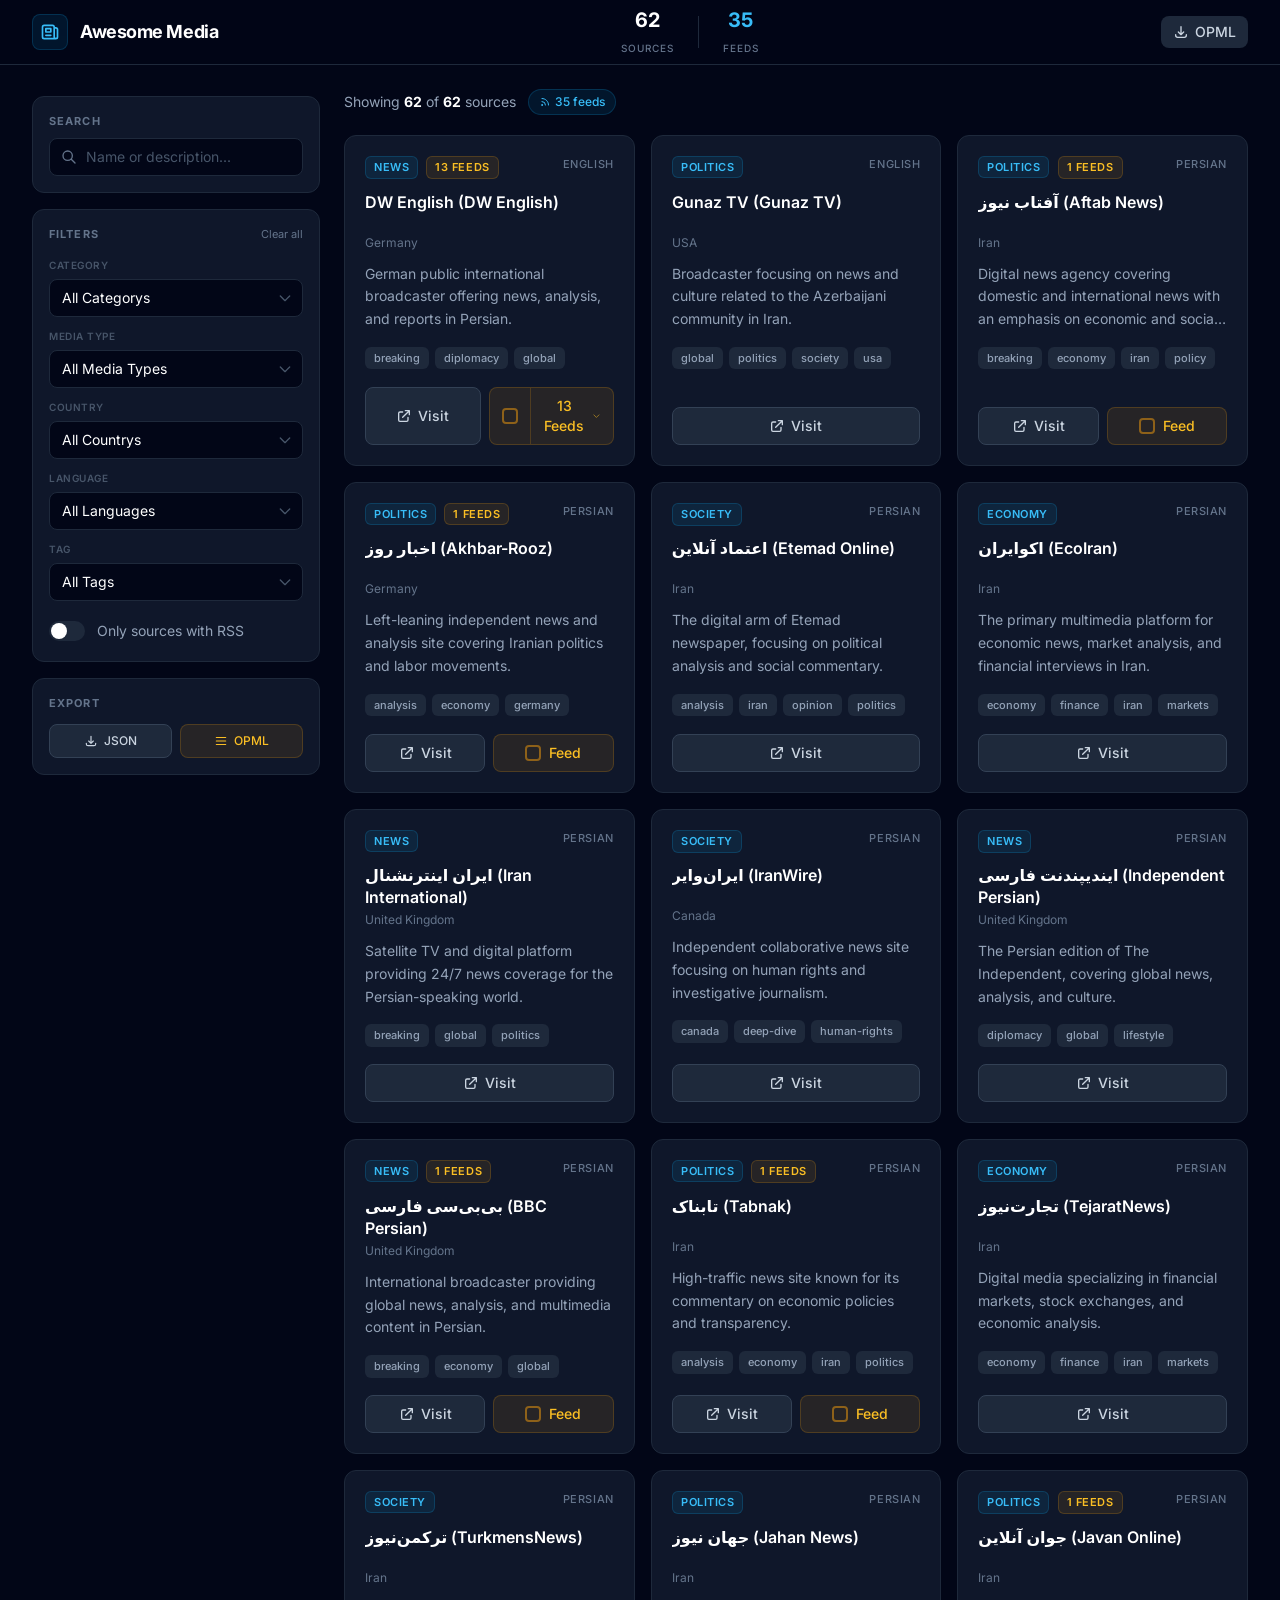
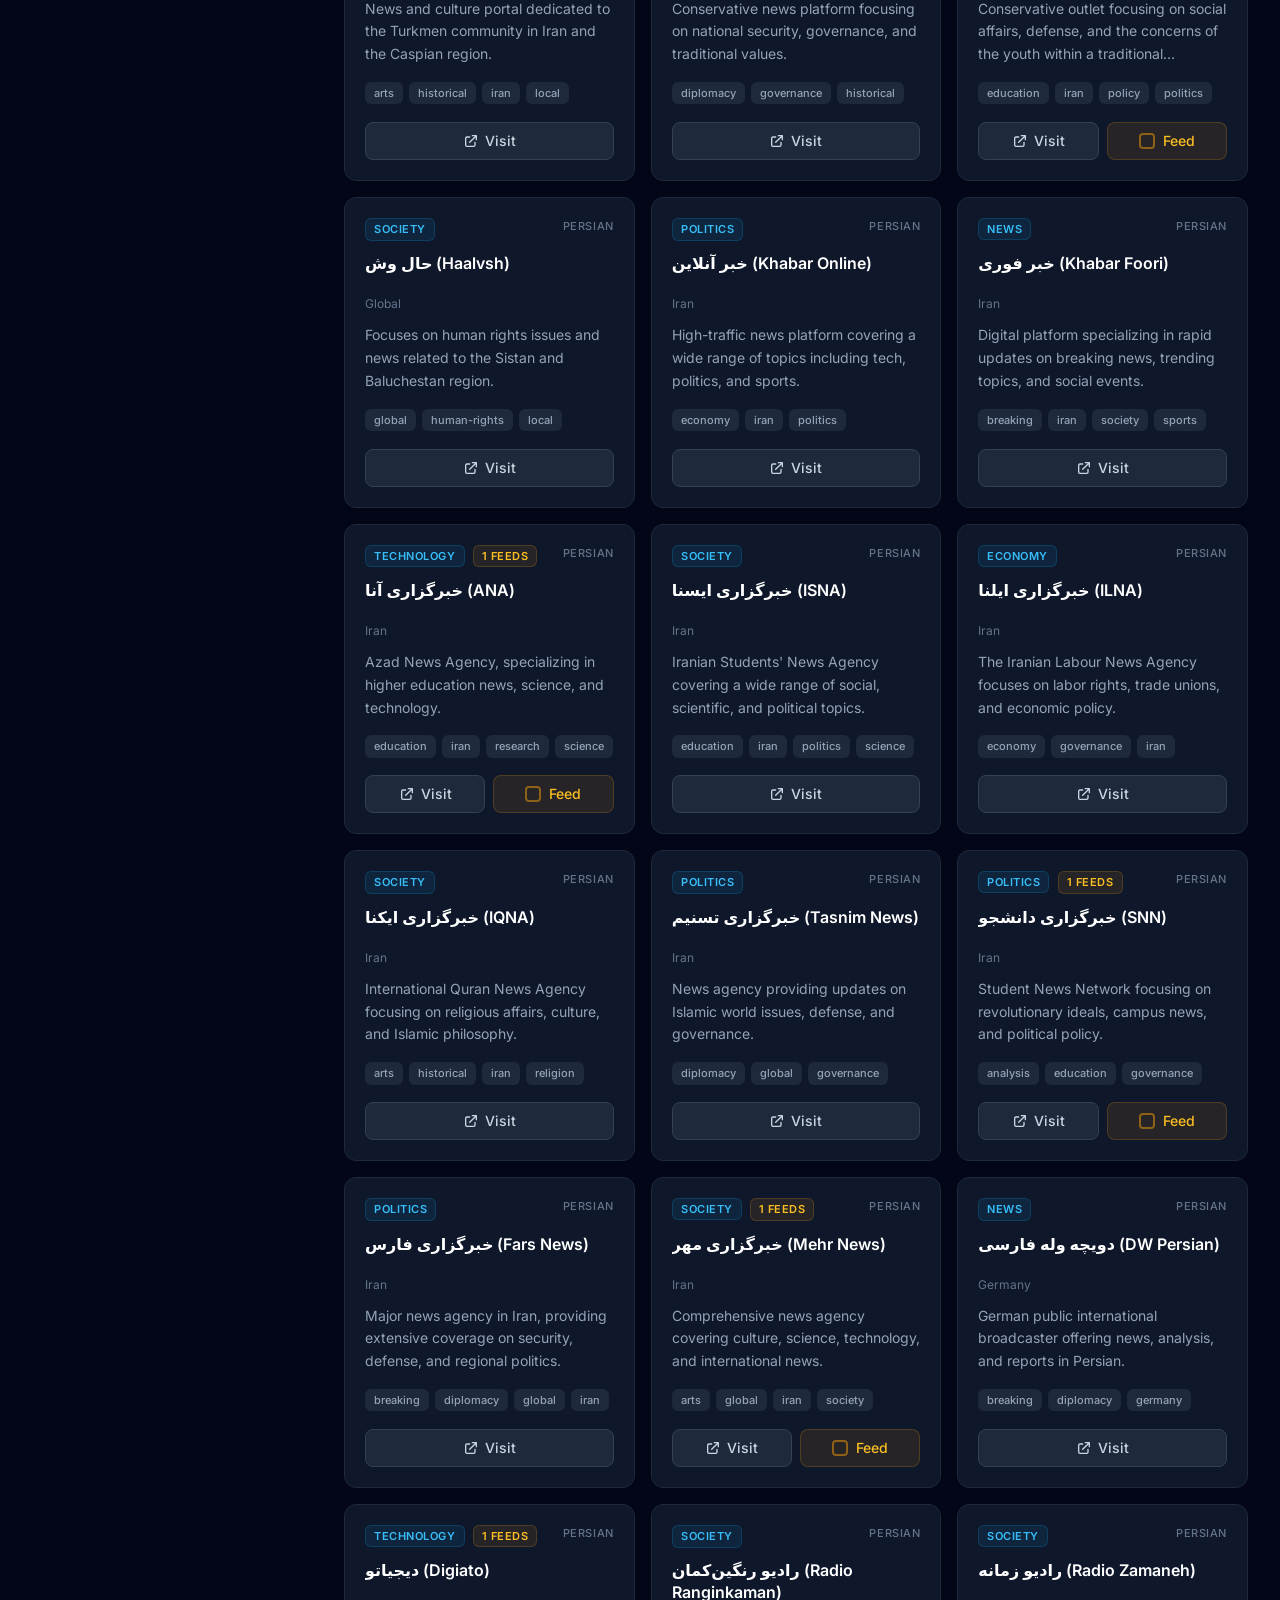
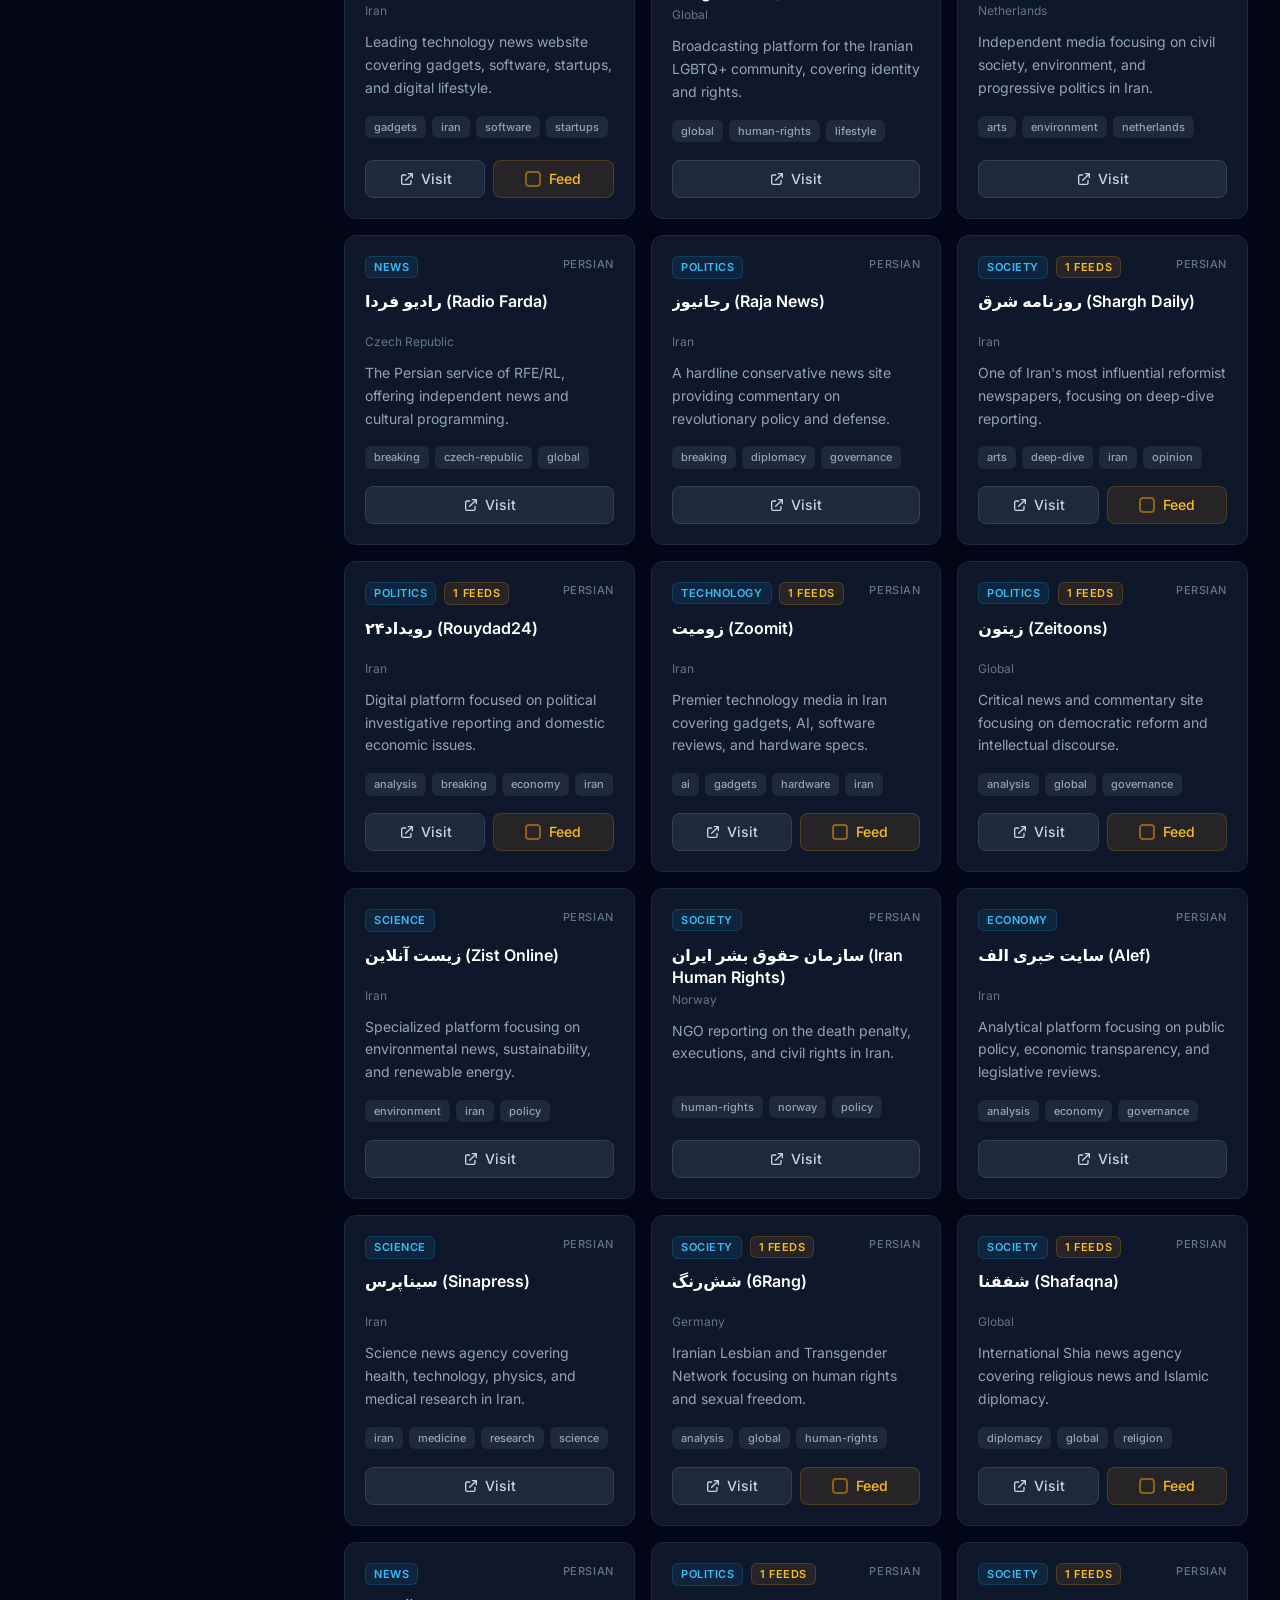
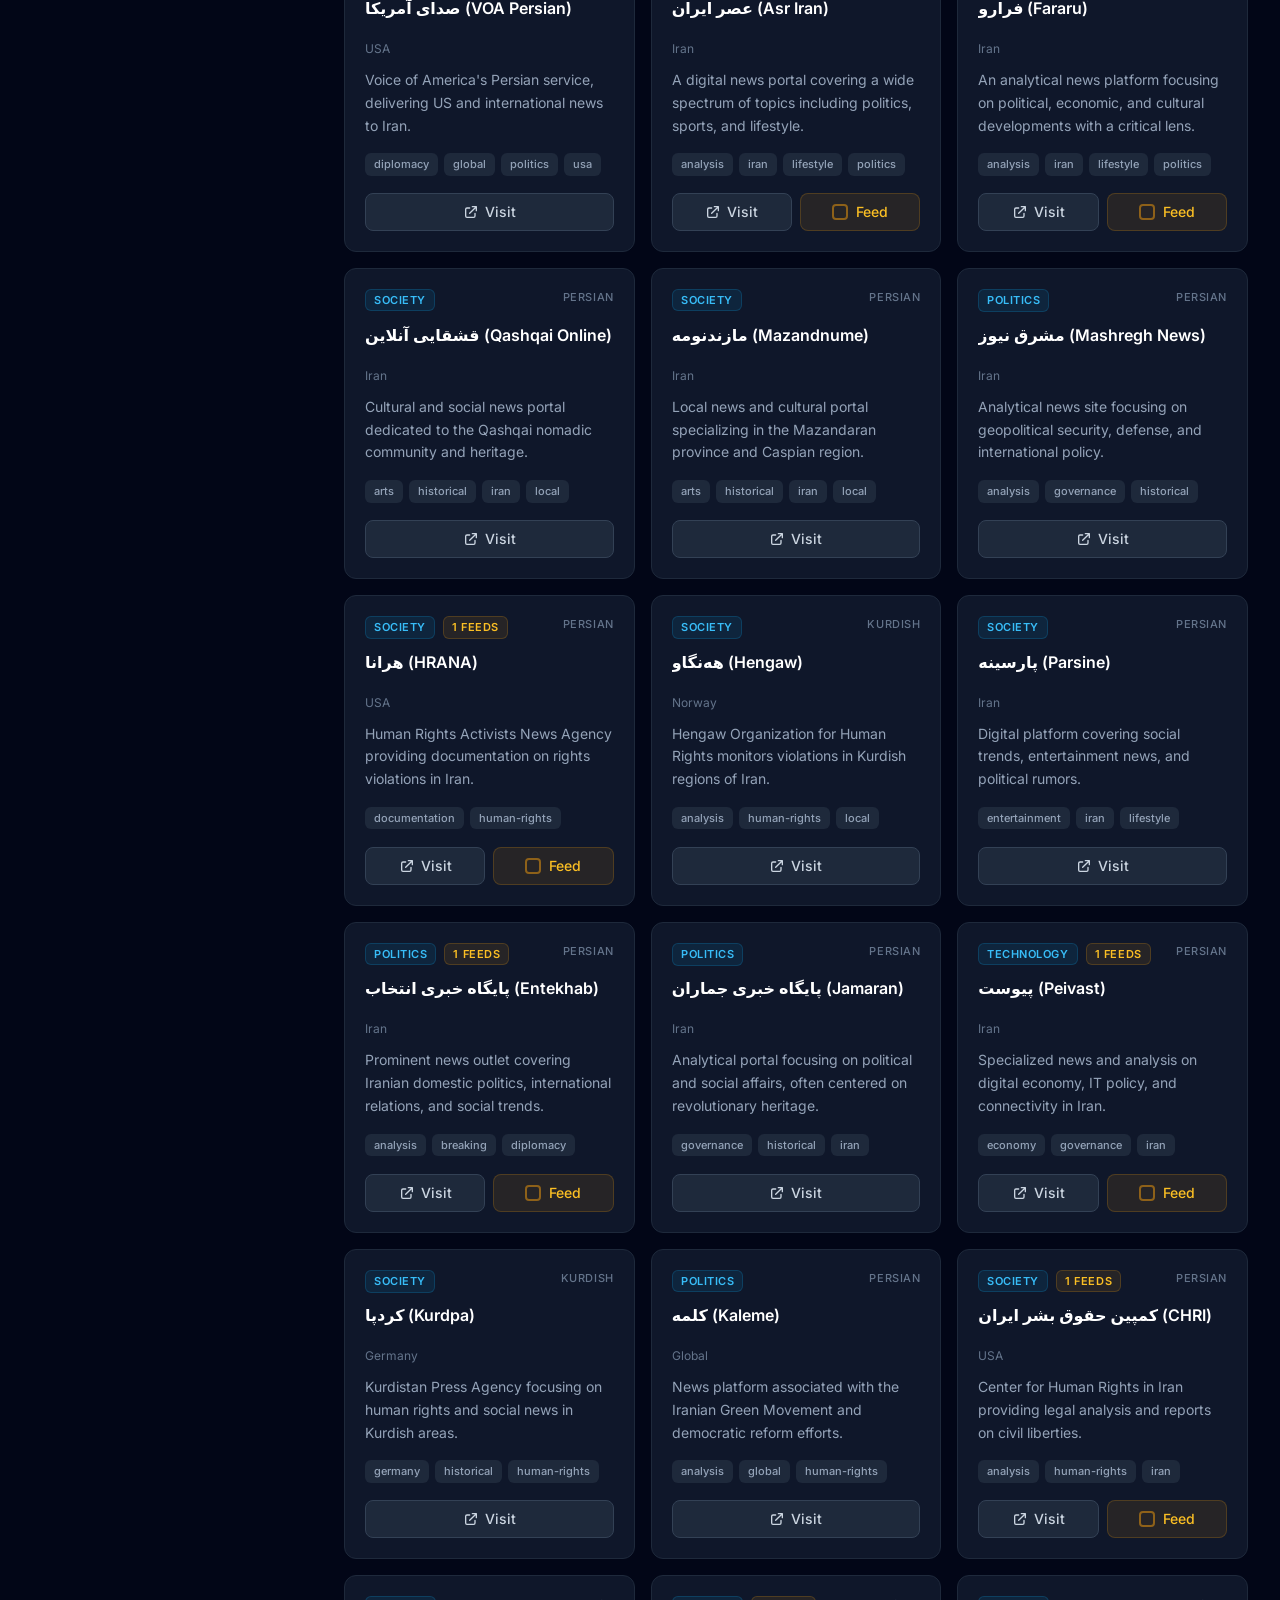
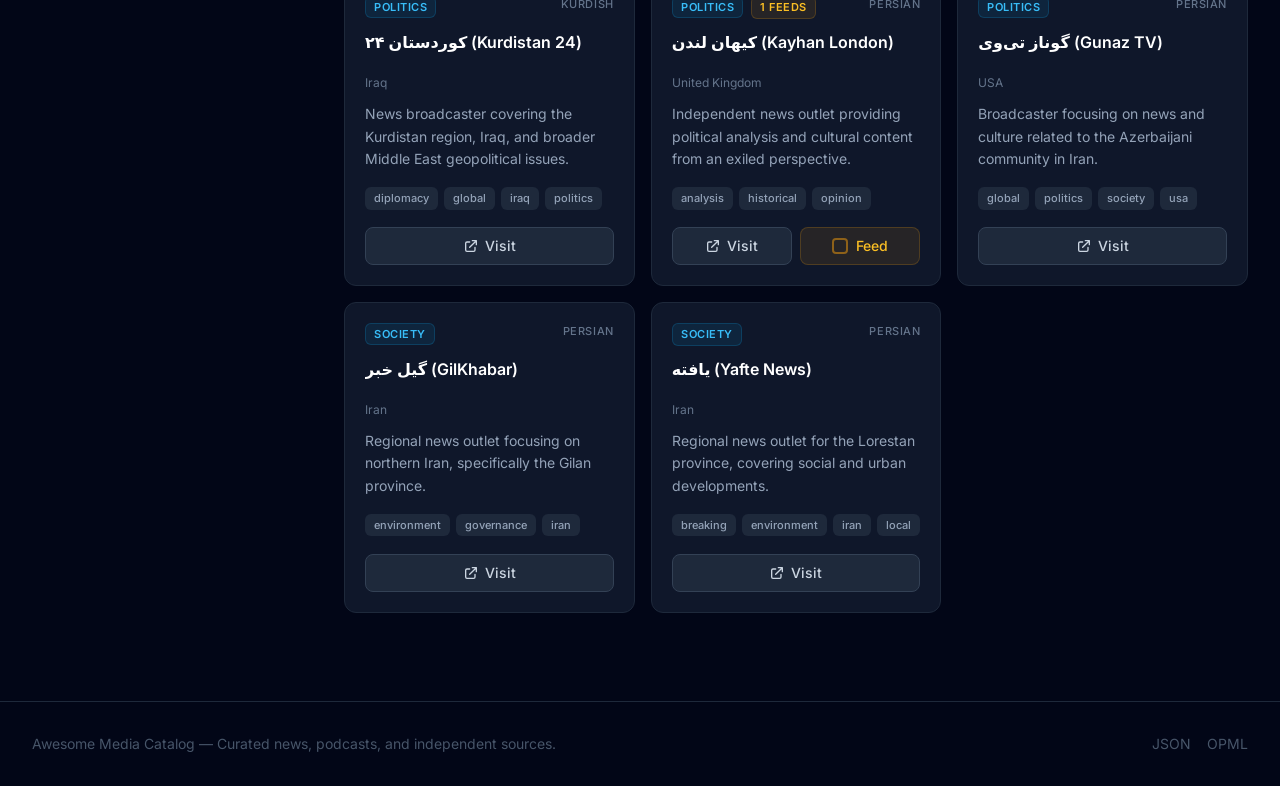
<file: index.html>
<!DOCTYPE html>
<html lang="en" data-theme="awesomemedia">
<head>
  <meta charset="UTF-8" />
  <meta name="viewport" content="width=device-width, initial-scale=1.0" />
  <title>Awesome Media Catalog</title>
  <link rel="preconnect" href="https://fonts.googleapis.com">
  <link rel="preconnect" href="https://fonts.gstatic.com" crossorigin>
  <link href="https://fonts.googleapis.com/css2?family=Inter:wght@300;400;500;600;700;800&display=swap" rel="stylesheet">
  <script type="module" crossorigin src="./assets/index-Bx4pQEJg.js"></script>
  <link rel="stylesheet" crossorigin href="./assets/index-Bpse552N.css">
</head>
<body class="bg-surface-950 text-surface-200 font-sans antialiased">
  <div id="app"></div>
</body>
</html>
</file>
<file: assets/index-Bpse552N.css>
*,:before,:after{--tw-border-spacing-x: 0;--tw-border-spacing-y: 0;--tw-translate-x: 0;--tw-translate-y: 0;--tw-rotate: 0;--tw-skew-x: 0;--tw-skew-y: 0;--tw-scale-x: 1;--tw-scale-y: 1;--tw-pan-x: ;--tw-pan-y: ;--tw-pinch-zoom: ;--tw-scroll-snap-strictness: proximity;--tw-gradient-from-position: ;--tw-gradient-via-position: ;--tw-gradient-to-position: ;--tw-ordinal: ;--tw-slashed-zero: ;--tw-numeric-figure: ;--tw-numeric-spacing: ;--tw-numeric-fraction: ;--tw-ring-inset: ;--tw-ring-offset-width: 0px;--tw-ring-offset-color: #fff;--tw-ring-color: rgb(59 130 246 / .5);--tw-ring-offset-shadow: 0 0 #0000;--tw-ring-shadow: 0 0 #0000;--tw-shadow: 0 0 #0000;--tw-shadow-colored: 0 0 #0000;--tw-blur: ;--tw-brightness: ;--tw-contrast: ;--tw-grayscale: ;--tw-hue-rotate: ;--tw-invert: ;--tw-saturate: ;--tw-sepia: ;--tw-drop-shadow: ;--tw-backdrop-blur: ;--tw-backdrop-brightness: ;--tw-backdrop-contrast: ;--tw-backdrop-grayscale: ;--tw-backdrop-hue-rotate: ;--tw-backdrop-invert: ;--tw-backdrop-opacity: ;--tw-backdrop-saturate: ;--tw-backdrop-sepia: ;--tw-contain-size: ;--tw-contain-layout: ;--tw-contain-paint: ;--tw-contain-style: }::backdrop{--tw-border-spacing-x: 0;--tw-border-spacing-y: 0;--tw-translate-x: 0;--tw-translate-y: 0;--tw-rotate: 0;--tw-skew-x: 0;--tw-skew-y: 0;--tw-scale-x: 1;--tw-scale-y: 1;--tw-pan-x: ;--tw-pan-y: ;--tw-pinch-zoom: ;--tw-scroll-snap-strictness: proximity;--tw-gradient-from-position: ;--tw-gradient-via-position: ;--tw-gradient-to-position: ;--tw-ordinal: ;--tw-slashed-zero: ;--tw-numeric-figure: ;--tw-numeric-spacing: ;--tw-numeric-fraction: ;--tw-ring-inset: ;--tw-ring-offset-width: 0px;--tw-ring-offset-color: #fff;--tw-ring-color: rgb(59 130 246 / .5);--tw-ring-offset-shadow: 0 0 #0000;--tw-ring-shadow: 0 0 #0000;--tw-shadow: 0 0 #0000;--tw-shadow-colored: 0 0 #0000;--tw-blur: ;--tw-brightness: ;--tw-contrast: ;--tw-grayscale: ;--tw-hue-rotate: ;--tw-invert: ;--tw-saturate: ;--tw-sepia: ;--tw-drop-shadow: ;--tw-backdrop-blur: ;--tw-backdrop-brightness: ;--tw-backdrop-contrast: ;--tw-backdrop-grayscale: ;--tw-backdrop-hue-rotate: ;--tw-backdrop-invert: ;--tw-backdrop-opacity: ;--tw-backdrop-saturate: ;--tw-backdrop-sepia: ;--tw-contain-size: ;--tw-contain-layout: ;--tw-contain-paint: ;--tw-contain-style: }*,:before,:after{box-sizing:border-box;border-width:0;border-style:solid;border-color:#e5e7eb}:before,:after{--tw-content: ""}html,:host{line-height:1.5;-webkit-text-size-adjust:100%;-moz-tab-size:4;-o-tab-size:4;tab-size:4;font-family:Inter,system-ui,-apple-system,Segoe UI,Roboto,sans-serif;font-feature-settings:normal;font-variation-settings:normal;-webkit-tap-highlight-color:transparent}body{margin:0;line-height:inherit}hr{height:0;color:inherit;border-top-width:1px}abbr:where([title]){-webkit-text-decoration:underline dotted;text-decoration:underline dotted}h1,h2,h3,h4,h5,h6{font-size:inherit;font-weight:inherit}a{color:inherit;text-decoration:inherit}b,strong{font-weight:bolder}code,kbd,samp,pre{font-family:ui-monospace,SFMono-Regular,Menlo,Monaco,Consolas,Liberation Mono,Courier New,monospace;font-feature-settings:normal;font-variation-settings:normal;font-size:1em}small{font-size:80%}sub,sup{font-size:75%;line-height:0;position:relative;vertical-align:baseline}sub{bottom:-.25em}sup{top:-.5em}table{text-indent:0;border-color:inherit;border-collapse:collapse}button,input,optgroup,select,textarea{font-family:inherit;font-feature-settings:inherit;font-variation-settings:inherit;font-size:100%;font-weight:inherit;line-height:inherit;letter-spacing:inherit;color:inherit;margin:0;padding:0}button,select{text-transform:none}button,input:where([type=button]),input:where([type=reset]),input:where([type=submit]){-webkit-appearance:button;background-color:transparent;background-image:none}:-moz-focusring{outline:auto}:-moz-ui-invalid{box-shadow:none}progress{vertical-align:baseline}::-webkit-inner-spin-button,::-webkit-outer-spin-button{height:auto}[type=search]{-webkit-appearance:textfield;outline-offset:-2px}::-webkit-search-decoration{-webkit-appearance:none}::-webkit-file-upload-button{-webkit-appearance:button;font:inherit}summary{display:list-item}blockquote,dl,dd,h1,h2,h3,h4,h5,h6,hr,figure,p,pre{margin:0}fieldset{margin:0;padding:0}legend{padding:0}ol,ul,menu{list-style:none;margin:0;padding:0}dialog{padding:0}textarea{resize:vertical}input::-moz-placeholder,textarea::-moz-placeholder{opacity:1;color:#9ca3af}input::placeholder,textarea::placeholder{opacity:1;color:#9ca3af}button,[role=button]{cursor:pointer}:disabled{cursor:default}img,svg,video,canvas,audio,iframe,embed,object{display:block;vertical-align:middle}img,video{max-width:100%;height:auto}[hidden]:where(:not([hidden=until-found])){display:none}:root{--p: 68.4687% .147869 237.322518;--animation-btn: .25s;--animation-input: .2s;--btn-focus-scale: .95;--border-btn: 1px;--tab-border: 1px;--tab-radius: .5rem;primary-focus:#0284c7;--pc: 100% 0 0;--s: 58.5404% .204055 277.117292;secondary-focus:#4f46e5;--sc: 100% 0 0;--a: 76.859% .164659 70.08039;accent-focus:#d97706;--ac: 100% 0 0;--n: 27.9495% .036848 260.030984;neutral-focus:#0f172a;--nc: 92.8761% .012619 255.507846;--b1: 20.7682% .039824 265.754874;--b2: 27.9495% .036848 260.030984;--b3: 37.1696% .039156 257.286951;--bc: 92.8761% .012619 255.507846;--in: 75.3513% .138989 232.66148;--inc: 20.7682% .039824 265.754874;--su: 77.2944% .15349 163.223075;--suc: 20.7682% .039824 265.754874;--wa: 83.6861% .164422 84.428628;--wac: 20.7682% .039824 265.754874;--er: 71.0627% .166148 22.216224;--erc: 100% 0 0;--rounded-btn: .5rem;--rounded-box: .75rem;--rounded-badge: 9999px}.alert{display:grid;width:100%;grid-auto-flow:row;align-content:flex-start;align-items:center;justify-items:center;gap:1rem;text-align:center;border-radius:var(--rounded-box, 1rem);border-width:1px;--tw-border-opacity: 1;border-color:var(--fallback-b2,oklch(var(--b2)/var(--tw-border-opacity)));padding:1rem;--tw-text-opacity: 1;color:var(--fallback-bc,oklch(var(--bc)/var(--tw-text-opacity)));--alert-bg: var(--fallback-b2,oklch(var(--b2)/1));--alert-bg-mix: var(--fallback-b1,oklch(var(--b1)/1));background-color:var(--alert-bg)}@media (min-width: 640px){.alert{grid-auto-flow:column;grid-template-columns:auto minmax(auto,1fr);justify-items:start;text-align:start}}.avatar.placeholder>div{display:flex;align-items:center;justify-content:center}@media (hover:hover){.label a:hover{--tw-text-opacity: 1;color:var(--fallback-bc,oklch(var(--bc)/var(--tw-text-opacity)))}.table tr.hover:hover,.table tr.hover:nth-child(2n):hover{--tw-bg-opacity: 1;background-color:var(--fallback-b2,oklch(var(--b2)/var(--tw-bg-opacity)))}.table-zebra tr.hover:hover,.table-zebra tr.hover:nth-child(2n):hover{--tw-bg-opacity: 1;background-color:var(--fallback-b3,oklch(var(--b3)/var(--tw-bg-opacity)))}}.checkbox{flex-shrink:0;--chkbg: var(--fallback-bc,oklch(var(--bc)/1));--chkfg: var(--fallback-b1,oklch(var(--b1)/1));height:1.5rem;width:1.5rem;cursor:pointer;-webkit-appearance:none;-moz-appearance:none;appearance:none;border-radius:var(--rounded-btn, .5rem);border-width:1px;border-color:var(--fallback-bc,oklch(var(--bc)/var(--tw-border-opacity)));--tw-border-opacity: .2}.footer{display:grid;width:100%;grid-auto-flow:row;place-items:start;-moz-column-gap:1rem;column-gap:1rem;row-gap:2.5rem;font-size:.875rem;line-height:1.25rem}.footer>*{display:grid;place-items:start;gap:.5rem}@media (min-width: 48rem){.footer{grid-auto-flow:column}.footer-center{grid-auto-flow:row dense}}.label{display:flex;-webkit-user-select:none;-moz-user-select:none;user-select:none;align-items:center;justify-content:space-between;padding:.5rem .25rem}.input{flex-shrink:1;-webkit-appearance:none;-moz-appearance:none;appearance:none;height:3rem;padding-left:1rem;padding-right:1rem;font-size:1rem;line-height:2;line-height:1.5rem;border-radius:var(--rounded-btn, .5rem);border-width:1px;border-color:transparent;--tw-bg-opacity: 1;background-color:var(--fallback-b1,oklch(var(--b1)/var(--tw-bg-opacity)))}.input[type=number]::-webkit-inner-spin-button,.input-md[type=number]::-webkit-inner-spin-button{margin-top:-1rem;margin-bottom:-1rem;margin-inline-end:-1rem}.link{cursor:pointer;text-decoration-line:underline}.select{display:inline-flex;cursor:pointer;-webkit-user-select:none;-moz-user-select:none;user-select:none;-webkit-appearance:none;-moz-appearance:none;appearance:none;height:3rem;min-height:3rem;padding-inline-start:1rem;padding-inline-end:2.5rem;font-size:.875rem;line-height:1.25rem;line-height:2;border-radius:var(--rounded-btn, .5rem);border-width:1px;border-color:transparent;--tw-bg-opacity: 1;background-color:var(--fallback-b1,oklch(var(--b1)/var(--tw-bg-opacity)));background-image:linear-gradient(45deg,transparent 50%,currentColor 50%),linear-gradient(135deg,currentColor 50%,transparent 50%);background-position:calc(100% - 20px) calc(1px + 50%),calc(100% - 16.1px) calc(1px + 50%);background-size:4px 4px,4px 4px;background-repeat:no-repeat}.select[multiple]{height:auto}.swap{position:relative;display:inline-grid;-webkit-user-select:none;-moz-user-select:none;user-select:none;place-content:center;cursor:pointer}.swap>*{grid-column-start:1;grid-row-start:1;transition-duration:.3s;transition-timing-function:cubic-bezier(0,0,.2,1);transition-property:transform,opacity}.swap input{-webkit-appearance:none;-moz-appearance:none;appearance:none}.swap .swap-on,.swap .swap-indeterminate,.swap input:indeterminate~.swap-on{opacity:0}.swap input:checked~.swap-off,.swap-active .swap-off,.swap input:indeterminate~.swap-off{opacity:0}.swap input:checked~.swap-on,.swap-active .swap-on,.swap input:indeterminate~.swap-indeterminate{opacity:1}.btm-nav>* .label{font-size:1rem;line-height:1.5rem}@keyframes button-pop{0%{transform:scale(var(--btn-focus-scale, .98))}40%{transform:scale(1.02)}to{transform:scale(1)}}.checkbox:focus{box-shadow:none}.checkbox:focus-visible{outline-style:solid;outline-width:2px;outline-offset:2px;outline-color:var(--fallback-bc,oklch(var(--bc)/1))}.checkbox:disabled{border-width:0px;cursor:not-allowed;border-color:transparent;--tw-bg-opacity: 1;background-color:var(--fallback-bc,oklch(var(--bc)/var(--tw-bg-opacity)));opacity:.2}.checkbox:checked,.checkbox[aria-checked=true]{background-repeat:no-repeat;animation:checkmark var(--animation-input, .2s) ease-out;background-color:var(--chkbg);background-image:linear-gradient(-45deg,transparent 65%,var(--chkbg) 65.99%),linear-gradient(45deg,transparent 75%,var(--chkbg) 75.99%),linear-gradient(-45deg,var(--chkbg) 40%,transparent 40.99%),linear-gradient(45deg,var(--chkbg) 30%,var(--chkfg) 30.99%,var(--chkfg) 40%,transparent 40.99%),linear-gradient(-45deg,var(--chkfg) 50%,var(--chkbg) 50.99%)}.checkbox:indeterminate{--tw-bg-opacity: 1;background-color:var(--fallback-bc,oklch(var(--bc)/var(--tw-bg-opacity)));background-repeat:no-repeat;animation:checkmark var(--animation-input, .2s) ease-out;background-image:linear-gradient(90deg,transparent 80%,var(--chkbg) 80%),linear-gradient(-90deg,transparent 80%,var(--chkbg) 80%),linear-gradient(0deg,var(--chkbg) 43%,var(--chkfg) 43%,var(--chkfg) 57%,var(--chkbg) 57%)}@keyframes checkmark{0%{background-position-y:5px}50%{background-position-y:-2px}to{background-position-y:0}}.input input{--tw-bg-opacity: 1;background-color:var(--fallback-p,oklch(var(--p)/var(--tw-bg-opacity)));background-color:transparent}.input input:focus{outline:2px solid transparent;outline-offset:2px}.input[list]::-webkit-calendar-picker-indicator{line-height:1em}.input:focus,.input:focus-within{box-shadow:none;border-color:var(--fallback-bc,oklch(var(--bc)/.2));outline-style:solid;outline-width:2px;outline-offset:2px;outline-color:var(--fallback-bc,oklch(var(--bc)/.2))}.input:has(>input[disabled]),.input-disabled,.input:disabled,.input[disabled]{cursor:not-allowed;--tw-border-opacity: 1;border-color:var(--fallback-b2,oklch(var(--b2)/var(--tw-border-opacity)));--tw-bg-opacity: 1;background-color:var(--fallback-b2,oklch(var(--b2)/var(--tw-bg-opacity)));color:var(--fallback-bc,oklch(var(--bc)/.4))}.input:has(>input[disabled])::-moz-placeholder,.input-disabled::-moz-placeholder,.input:disabled::-moz-placeholder,.input[disabled]::-moz-placeholder{color:var(--fallback-bc,oklch(var(--bc)/var(--tw-placeholder-opacity)));--tw-placeholder-opacity: .2}.input:has(>input[disabled])::placeholder,.input-disabled::placeholder,.input:disabled::placeholder,.input[disabled]::placeholder{color:var(--fallback-bc,oklch(var(--bc)/var(--tw-placeholder-opacity)));--tw-placeholder-opacity: .2}.input:has(>input[disabled])>input[disabled]{cursor:not-allowed}.input::-webkit-date-and-time-value{text-align:inherit}.link:focus{outline:2px solid transparent;outline-offset:2px}.link:focus-visible{outline:2px solid currentColor;outline-offset:2px}.loading{pointer-events:none;display:inline-block;aspect-ratio:1 / 1;width:1.5rem;background-color:currentColor;-webkit-mask-size:100%;mask-size:100%;-webkit-mask-repeat:no-repeat;mask-repeat:no-repeat;-webkit-mask-position:center;mask-position:center;-webkit-mask-image:url("data:image/svg+xml,%3Csvg width='24' height='24' stroke='black' viewBox='0 0 24 24' xmlns='http://www.w3.org/2000/svg'%3E%3Cg transform-origin='center'%3E%3Ccircle cx='12' cy='12' r='9.5' fill='none' stroke-width='3' stroke-linecap='round'%3E%3CanimateTransform attributeName='transform' type='rotate' from='0 12 12' to='360 12 12' dur='2s' repeatCount='indefinite'/%3E%3Canimate attributeName='stroke-dasharray' values='0,150;42,150;42,150' keyTimes='0;0.475;1' dur='1.5s' repeatCount='indefinite'/%3E%3Canimate attributeName='stroke-dashoffset' values='0;-16;-59' keyTimes='0;0.475;1' dur='1.5s' repeatCount='indefinite'/%3E%3C/circle%3E%3C/g%3E%3C/svg%3E");mask-image:url("data:image/svg+xml,%3Csvg width='24' height='24' stroke='black' viewBox='0 0 24 24' xmlns='http://www.w3.org/2000/svg'%3E%3Cg transform-origin='center'%3E%3Ccircle cx='12' cy='12' r='9.5' fill='none' stroke-width='3' stroke-linecap='round'%3E%3CanimateTransform attributeName='transform' type='rotate' from='0 12 12' to='360 12 12' dur='2s' repeatCount='indefinite'/%3E%3Canimate attributeName='stroke-dasharray' values='0,150;42,150;42,150' keyTimes='0;0.475;1' dur='1.5s' repeatCount='indefinite'/%3E%3Canimate attributeName='stroke-dashoffset' values='0;-16;-59' keyTimes='0;0.475;1' dur='1.5s' repeatCount='indefinite'/%3E%3C/circle%3E%3C/g%3E%3C/svg%3E")}.mockup-phone .display{overflow:hidden;border-radius:40px;margin-top:-25px}.mockup-browser .mockup-browser-toolbar .input{position:relative;margin-left:auto;margin-right:auto;display:block;height:1.75rem;width:24rem;overflow:hidden;text-overflow:ellipsis;white-space:nowrap;--tw-bg-opacity: 1;background-color:var(--fallback-b2,oklch(var(--b2)/var(--tw-bg-opacity)));padding-left:2rem;direction:ltr}.mockup-browser .mockup-browser-toolbar .input:before{content:"";position:absolute;left:.5rem;top:50%;aspect-ratio:1 / 1;height:.75rem;--tw-translate-y: -50%;transform:translate(var(--tw-translate-x),var(--tw-translate-y)) rotate(var(--tw-rotate)) skew(var(--tw-skew-x)) skewY(var(--tw-skew-y)) scaleX(var(--tw-scale-x)) scaleY(var(--tw-scale-y));border-radius:9999px;border-width:2px;border-color:currentColor;opacity:.6}.mockup-browser .mockup-browser-toolbar .input:after{content:"";position:absolute;left:1.25rem;top:50%;height:.5rem;--tw-translate-y: 25%;--tw-rotate: -45deg;transform:translate(var(--tw-translate-x),var(--tw-translate-y)) rotate(var(--tw-rotate)) skew(var(--tw-skew-x)) skewY(var(--tw-skew-y)) scaleX(var(--tw-scale-x)) scaleY(var(--tw-scale-y));border-radius:9999px;border-width:1px;border-color:currentColor;opacity:.6}@keyframes modal-pop{0%{opacity:0}}@keyframes progress-loading{50%{background-position-x:-115%}}@keyframes radiomark{0%{box-shadow:0 0 0 12px var(--fallback-b1,oklch(var(--b1)/1)) inset,0 0 0 12px var(--fallback-b1,oklch(var(--b1)/1)) inset}50%{box-shadow:0 0 0 3px var(--fallback-b1,oklch(var(--b1)/1)) inset,0 0 0 3px var(--fallback-b1,oklch(var(--b1)/1)) inset}to{box-shadow:0 0 0 4px var(--fallback-b1,oklch(var(--b1)/1)) inset,0 0 0 4px var(--fallback-b1,oklch(var(--b1)/1)) inset}}@keyframes rating-pop{0%{transform:translateY(-.125em)}40%{transform:translateY(-.125em)}to{transform:translateY(0)}}.select:focus{box-shadow:none;border-color:var(--fallback-bc,oklch(var(--bc)/.2));outline-style:solid;outline-width:2px;outline-offset:2px;outline-color:var(--fallback-bc,oklch(var(--bc)/.2))}.select-disabled,.select:disabled,.select[disabled]{cursor:not-allowed;--tw-border-opacity: 1;border-color:var(--fallback-b2,oklch(var(--b2)/var(--tw-border-opacity)));--tw-bg-opacity: 1;background-color:var(--fallback-b2,oklch(var(--b2)/var(--tw-bg-opacity)));color:var(--fallback-bc,oklch(var(--bc)/.4))}.select-disabled::-moz-placeholder,.select:disabled::-moz-placeholder,.select[disabled]::-moz-placeholder{color:var(--fallback-bc,oklch(var(--bc)/var(--tw-placeholder-opacity)));--tw-placeholder-opacity: .2}.select-disabled::placeholder,.select:disabled::placeholder,.select[disabled]::placeholder{color:var(--fallback-bc,oklch(var(--bc)/var(--tw-placeholder-opacity)));--tw-placeholder-opacity: .2}.select-multiple,.select[multiple],.select[size].select:not([size="1"]){background-image:none;padding-right:1rem}[dir=rtl] .select{background-position:calc(0% + 12px) calc(1px + 50%),calc(0% + 16px) calc(1px + 50%)}@keyframes skeleton{0%{background-position:150%}to{background-position:-50%}}@keyframes toast-pop{0%{transform:scale(.9);opacity:0}to{transform:scale(1);opacity:1}}.sr-only{position:absolute;width:1px;height:1px;padding:0;margin:-1px;overflow:hidden;clip:rect(0,0,0,0);white-space:nowrap;border-width:0}.pointer-events-none{pointer-events:none}.fixed{position:fixed}.absolute{position:absolute}.relative{position:relative}.sticky{position:sticky}.inset-0{top:0;right:0;bottom:0;left:0}.inset-y-0{top:0;bottom:0}.bottom-full{bottom:100%}.left-0{left:0}.left-0\.5{left:.125rem}.left-3{left:.75rem}.right-0{right:0}.right-2\.5{right:.625rem}.top-0{top:0}.top-0\.5{top:.125rem}.top-1\/2{top:50%}.z-30{z-index:30}.z-40{z-index:40}.z-50{z-index:50}.mx-auto{margin-left:auto;margin-right:auto}.mb-1{margin-bottom:.25rem}.mb-1\.5{margin-bottom:.375rem}.mb-2{margin-bottom:.5rem}.mb-3{margin-bottom:.75rem}.mb-4{margin-bottom:1rem}.mb-5{margin-bottom:1.25rem}.mb-6{margin-bottom:1.5rem}.mt-16{margin-top:4rem}.mt-20{margin-top:5rem}.line-clamp-2{overflow:hidden;display:-webkit-box;-webkit-box-orient:vertical;-webkit-line-clamp:2}.line-clamp-3{overflow:hidden;display:-webkit-box;-webkit-box-orient:vertical;-webkit-line-clamp:3}.block{display:block}.flex{display:flex}.inline-flex{display:inline-flex}.grid{display:grid}.hidden{display:none}.h-0\.5{height:.125rem}.h-10{height:2.5rem}.h-12{height:3rem}.h-16{height:4rem}.h-2\.5{height:.625rem}.h-20{height:5rem}.h-3{height:.75rem}.h-3\.5{height:.875rem}.h-4{height:1rem}.h-5{height:1.25rem}.h-6{height:1.5rem}.h-8{height:2rem}.h-9{height:2.25rem}.h-full{height:100%}.max-h-56{max-height:14rem}.min-h-\[2\.5rem\]{min-height:2.5rem}.min-h-\[3\.75rem\]{min-height:3.75rem}.min-h-screen{min-height:100vh}.w-10{width:2.5rem}.w-12{width:3rem}.w-16{width:4rem}.w-2\.5{width:.625rem}.w-20{width:5rem}.w-3{width:.75rem}.w-3\.5{width:.875rem}.w-4{width:1rem}.w-5{width:1.25rem}.w-8{width:2rem}.w-80{width:20rem}.w-9{width:2.25rem}.w-full{width:100%}.w-px{width:1px}.min-w-0{min-width:0px}.max-w-\[1600px\]{max-width:1600px}.max-w-md{max-width:28rem}.flex-1{flex:1 1 0%}.shrink-0{flex-shrink:0}.origin-left{transform-origin:left}.-translate-y-1\/2{--tw-translate-y: -50%;transform:translate(var(--tw-translate-x),var(--tw-translate-y)) rotate(var(--tw-rotate)) skew(var(--tw-skew-x)) skewY(var(--tw-skew-y)) scaleX(var(--tw-scale-x)) scaleY(var(--tw-scale-y))}.rotate-180{--tw-rotate: 180deg;transform:translate(var(--tw-translate-x),var(--tw-translate-y)) rotate(var(--tw-rotate)) skew(var(--tw-skew-x)) skewY(var(--tw-skew-y)) scaleX(var(--tw-scale-x)) scaleY(var(--tw-scale-y))}.scale-x-0{--tw-scale-x: 0;transform:translate(var(--tw-translate-x),var(--tw-translate-y)) rotate(var(--tw-rotate)) skew(var(--tw-skew-x)) skewY(var(--tw-skew-y)) scaleX(var(--tw-scale-x)) scaleY(var(--tw-scale-y))}@keyframes fadeIn{0%{opacity:0}to{opacity:1}}.animate-fade-in{animation:fadeIn .4s ease-out}@keyframes slideUp{0%{opacity:0;transform:translateY(12px)}to{opacity:1;transform:translateY(0)}}.animate-slide-up{animation:slideUp .3s ease-out}@keyframes spin{to{transform:rotate(360deg)}}.animate-spin{animation:spin 1s linear infinite}.cursor-default{cursor:default}.cursor-pointer{cursor:pointer}.appearance-none{-webkit-appearance:none;-moz-appearance:none;appearance:none}.grid-cols-1{grid-template-columns:repeat(1,minmax(0,1fr))}.grid-cols-2{grid-template-columns:repeat(2,minmax(0,1fr))}.flex-col{flex-direction:column}.flex-wrap{flex-wrap:wrap}.items-start{align-items:flex-start}.items-center{align-items:center}.items-stretch{align-items:stretch}.justify-center{justify-content:center}.justify-between{justify-content:space-between}.gap-1{gap:.25rem}.gap-1\.5{gap:.375rem}.gap-2{gap:.5rem}.gap-2\.5{gap:.625rem}.gap-3{gap:.75rem}.gap-4{gap:1rem}.gap-6{gap:1.5rem}.space-y-3>:not([hidden])~:not([hidden]){--tw-space-y-reverse: 0;margin-top:calc(.75rem * calc(1 - var(--tw-space-y-reverse)));margin-bottom:calc(.75rem * var(--tw-space-y-reverse))}.space-y-4>:not([hidden])~:not([hidden]){--tw-space-y-reverse: 0;margin-top:calc(1rem * calc(1 - var(--tw-space-y-reverse)));margin-bottom:calc(1rem * var(--tw-space-y-reverse))}.overflow-hidden{overflow:hidden}.overflow-y-auto{overflow-y:auto}.truncate{overflow:hidden;text-overflow:ellipsis;white-space:nowrap}.rounded{border-radius:.25rem}.rounded-2xl{border-radius:1rem}.rounded-full{border-radius:9999px}.rounded-lg{border-radius:.5rem}.rounded-md{border-radius:.375rem}.rounded-xl{border-radius:.75rem}.rounded-l-lg{border-top-left-radius:.5rem;border-bottom-left-radius:.5rem}.rounded-r-lg{border-top-right-radius:.5rem;border-bottom-right-radius:.5rem}.rounded-t-xl{border-top-left-radius:.75rem;border-top-right-radius:.75rem}.border{border-width:1px}.border-2{border-width:2px}.border-b{border-bottom-width:1px}.border-r{border-right-width:1px}.border-t{border-top-width:1px}.border-accent-500{--tw-border-opacity: 1;border-color:rgb(14 165 233 / var(--tw-border-opacity, 1))}.border-accent-500\/20{border-color:#0ea5e933}.border-error\/20{border-color:var(--fallback-er,oklch(var(--er)/.2))}.border-rss-500\/20{border-color:#f59e0b33}.border-rss-500\/50{border-color:#f59e0b80}.border-surface-600{--tw-border-opacity: 1;border-color:rgb(71 85 105 / var(--tw-border-opacity, 1))}.border-surface-700{--tw-border-opacity: 1;border-color:rgb(51 65 85 / var(--tw-border-opacity, 1))}.border-surface-800{--tw-border-opacity: 1;border-color:rgb(30 41 59 / var(--tw-border-opacity, 1))}.border-transparent{border-color:transparent}.border-t-transparent{border-top-color:transparent}.bg-accent-500{--tw-bg-opacity: 1;background-color:rgb(14 165 233 / var(--tw-bg-opacity, 1))}.bg-accent-500\/10{background-color:#0ea5e91a}.bg-accent-500\/5{background-color:#0ea5e90d}.bg-black\/50{background-color:#00000080}.bg-error\/10{background-color:var(--fallback-er,oklch(var(--er)/.1))}.bg-rss-500\/10{background-color:#f59e0b1a}.bg-surface-800{--tw-bg-opacity: 1;background-color:rgb(30 41 59 / var(--tw-bg-opacity, 1))}.bg-surface-900{--tw-bg-opacity: 1;background-color:rgb(15 23 42 / var(--tw-bg-opacity, 1))}.bg-surface-950{--tw-bg-opacity: 1;background-color:rgb(2 6 23 / var(--tw-bg-opacity, 1))}.bg-surface-950\/80{background-color:#020617cc}.bg-white{--tw-bg-opacity: 1;background-color:rgb(255 255 255 / var(--tw-bg-opacity, 1))}.p-1\.5{padding:.375rem}.p-2{padding:.5rem}.p-4{padding:1rem}.p-5{padding:1.25rem}.px-2{padding-left:.5rem;padding-right:.5rem}.px-2\.5{padding-left:.625rem;padding-right:.625rem}.px-3{padding-left:.75rem;padding-right:.75rem}.px-4{padding-left:1rem;padding-right:1rem}.py-0\.5{padding-top:.125rem;padding-bottom:.125rem}.py-1{padding-top:.25rem;padding-bottom:.25rem}.py-1\.5{padding-top:.375rem;padding-bottom:.375rem}.py-2{padding-top:.5rem;padding-bottom:.5rem}.py-24{padding-top:6rem;padding-bottom:6rem}.py-32{padding-top:8rem;padding-bottom:8rem}.py-6{padding-top:1.5rem;padding-bottom:1.5rem}.py-8{padding-top:2rem;padding-bottom:2rem}.pl-9{padding-left:2.25rem}.pr-3{padding-right:.75rem}.pr-8{padding-right:2rem}.text-center{text-align:center}.font-sans{font-family:Inter,system-ui,-apple-system,Segoe UI,Roboto,sans-serif}.text-\[10px\]{font-size:10px}.text-\[11px\]{font-size:11px}.text-base{font-size:1rem;line-height:1.5rem}.text-lg{font-size:1.125rem;line-height:1.75rem}.text-sm{font-size:.875rem;line-height:1.25rem}.text-xl{font-size:1.25rem;line-height:1.75rem}.text-xs{font-size:.75rem;line-height:1rem}.font-bold{font-weight:700}.font-medium{font-weight:500}.font-semibold{font-weight:600}.uppercase{text-transform:uppercase}.leading-relaxed{line-height:1.625}.leading-snug{line-height:1.375}.tracking-tight{letter-spacing:-.025em}.tracking-wider{letter-spacing:.05em}.tracking-widest{letter-spacing:.1em}.text-accent-400{--tw-text-opacity: 1;color:rgb(56 189 248 / var(--tw-text-opacity, 1))}.text-error{--tw-text-opacity: 1;color:var(--fallback-er,oklch(var(--er)/var(--tw-text-opacity, 1)))}.text-rss-400{--tw-text-opacity: 1;color:rgb(251 191 36 / var(--tw-text-opacity, 1))}.text-surface-200{--tw-text-opacity: 1;color:rgb(226 232 240 / var(--tw-text-opacity, 1))}.text-surface-300{--tw-text-opacity: 1;color:rgb(203 213 225 / var(--tw-text-opacity, 1))}.text-surface-400{--tw-text-opacity: 1;color:rgb(148 163 184 / var(--tw-text-opacity, 1))}.text-surface-500{--tw-text-opacity: 1;color:rgb(100 116 139 / var(--tw-text-opacity, 1))}.text-surface-600{--tw-text-opacity: 1;color:rgb(71 85 105 / var(--tw-text-opacity, 1))}.text-white{--tw-text-opacity: 1;color:rgb(255 255 255 / var(--tw-text-opacity, 1))}.antialiased{-webkit-font-smoothing:antialiased;-moz-osx-font-smoothing:grayscale}.opacity-0{opacity:0}.opacity-70{opacity:.7}.shadow-sm{--tw-shadow: 0 1px 2px 0 rgb(0 0 0 / .05);--tw-shadow-colored: 0 1px 2px 0 var(--tw-shadow-color);box-shadow:var(--tw-ring-offset-shadow, 0 0 #0000),var(--tw-ring-shadow, 0 0 #0000),var(--tw-shadow)}.shadow-xl{--tw-shadow: 0 20px 25px -5px rgb(0 0 0 / .1), 0 8px 10px -6px rgb(0 0 0 / .1);--tw-shadow-colored: 0 20px 25px -5px var(--tw-shadow-color), 0 8px 10px -6px var(--tw-shadow-color);box-shadow:var(--tw-ring-offset-shadow, 0 0 #0000),var(--tw-ring-shadow, 0 0 #0000),var(--tw-shadow)}.outline{outline-style:solid}.ring-1{--tw-ring-offset-shadow: var(--tw-ring-inset) 0 0 0 var(--tw-ring-offset-width) var(--tw-ring-offset-color);--tw-ring-shadow: var(--tw-ring-inset) 0 0 0 calc(1px + var(--tw-ring-offset-width)) var(--tw-ring-color);box-shadow:var(--tw-ring-offset-shadow),var(--tw-ring-shadow),var(--tw-shadow, 0 0 #0000)}.ring-accent-500\/30{--tw-ring-color: rgb(14 165 233 / .3)}.filter{filter:var(--tw-blur) var(--tw-brightness) var(--tw-contrast) var(--tw-grayscale) var(--tw-hue-rotate) var(--tw-invert) var(--tw-saturate) var(--tw-sepia) var(--tw-drop-shadow)}.backdrop-blur-xl{--tw-backdrop-blur: blur(24px);-webkit-backdrop-filter:var(--tw-backdrop-blur) var(--tw-backdrop-brightness) var(--tw-backdrop-contrast) var(--tw-backdrop-grayscale) var(--tw-backdrop-hue-rotate) var(--tw-backdrop-invert) var(--tw-backdrop-opacity) var(--tw-backdrop-saturate) var(--tw-backdrop-sepia);backdrop-filter:var(--tw-backdrop-blur) var(--tw-backdrop-brightness) var(--tw-backdrop-contrast) var(--tw-backdrop-grayscale) var(--tw-backdrop-hue-rotate) var(--tw-backdrop-invert) var(--tw-backdrop-opacity) var(--tw-backdrop-saturate) var(--tw-backdrop-sepia)}.transition-all{transition-property:all;transition-timing-function:cubic-bezier(.4,0,.2,1);transition-duration:.15s}.transition-colors{transition-property:color,background-color,border-color,text-decoration-color,fill,stroke;transition-timing-function:cubic-bezier(.4,0,.2,1);transition-duration:.15s}.transition-opacity{transition-property:opacity;transition-timing-function:cubic-bezier(.4,0,.2,1);transition-duration:.15s}.transition-transform{transition-property:transform;transition-timing-function:cubic-bezier(.4,0,.2,1);transition-duration:.15s}.duration-300{transition-duration:.3s}html{scroll-behavior:smooth}body{font-family:Inter,system-ui,-apple-system,sans-serif;-webkit-font-smoothing:antialiased;-moz-osx-font-smoothing:grayscale}::-webkit-scrollbar{width:6px}::-webkit-scrollbar-track{background:transparent}::-webkit-scrollbar-thumb{background:#334155;border-radius:3px}::-webkit-scrollbar-thumb:hover{background:#475569}::-moz-selection{background:#0ea5e94d;color:#fff}::selection{background:#0ea5e94d;color:#fff}*:focus-visible{outline:2px solid #0ea5e9;outline-offset:2px}.placeholder\:text-surface-600::-moz-placeholder{--tw-text-opacity: 1;color:rgb(71 85 105 / var(--tw-text-opacity, 1))}.placeholder\:text-surface-600::placeholder{--tw-text-opacity: 1;color:rgb(71 85 105 / var(--tw-text-opacity, 1))}.hover\:border-rss-500\/30:hover{border-color:#f59e0b4d}.hover\:border-surface-600:hover{--tw-border-opacity: 1;border-color:rgb(71 85 105 / var(--tw-border-opacity, 1))}.hover\:border-surface-700:hover{--tw-border-opacity: 1;border-color:rgb(51 65 85 / var(--tw-border-opacity, 1))}.hover\:bg-rss-500\/20:hover{background-color:#f59e0b33}.hover\:bg-surface-700:hover{--tw-bg-opacity: 1;background-color:rgb(51 65 85 / var(--tw-bg-opacity, 1))}.hover\:bg-surface-800:hover{--tw-bg-opacity: 1;background-color:rgb(30 41 59 / var(--tw-bg-opacity, 1))}.hover\:text-accent-400:hover{--tw-text-opacity: 1;color:rgb(56 189 248 / var(--tw-text-opacity, 1))}.hover\:text-rss-300:hover{--tw-text-opacity: 1;color:rgb(252 211 77 / var(--tw-text-opacity, 1))}.hover\:text-white:hover{--tw-text-opacity: 1;color:rgb(255 255 255 / var(--tw-text-opacity, 1))}.hover\:shadow-lg:hover{--tw-shadow: 0 10px 15px -3px rgb(0 0 0 / .1), 0 4px 6px -4px rgb(0 0 0 / .1);--tw-shadow-colored: 0 10px 15px -3px var(--tw-shadow-color), 0 4px 6px -4px var(--tw-shadow-color);box-shadow:var(--tw-ring-offset-shadow, 0 0 #0000),var(--tw-ring-shadow, 0 0 #0000),var(--tw-shadow)}.hover\:shadow-accent-500\/5:hover{--tw-shadow-color: rgb(14 165 233 / .05);--tw-shadow: var(--tw-shadow-colored)}.focus\:border-accent-500\/50:focus{border-color:#0ea5e980}.focus\:outline-none:focus{outline:2px solid transparent;outline-offset:2px}.focus\:ring-1:focus{--tw-ring-offset-shadow: var(--tw-ring-inset) 0 0 0 var(--tw-ring-offset-width) var(--tw-ring-offset-color);--tw-ring-shadow: var(--tw-ring-inset) 0 0 0 calc(1px + var(--tw-ring-offset-width)) var(--tw-ring-color);box-shadow:var(--tw-ring-offset-shadow),var(--tw-ring-shadow),var(--tw-shadow, 0 0 #0000)}.focus\:ring-accent-500\/20:focus{--tw-ring-color: rgb(14 165 233 / .2)}.group:hover .group-hover\:scale-x-100{--tw-scale-x: 1;transform:translate(var(--tw-translate-x),var(--tw-translate-y)) rotate(var(--tw-rotate)) skew(var(--tw-skew-x)) skewY(var(--tw-skew-y)) scaleX(var(--tw-scale-x)) scaleY(var(--tw-scale-y))}.group:hover .group-hover\:text-accent-400{--tw-text-opacity: 1;color:rgb(56 189 248 / var(--tw-text-opacity, 1))}.group:hover .group-hover\:text-white{--tw-text-opacity: 1;color:rgb(255 255 255 / var(--tw-text-opacity, 1))}.peer:checked~.peer-checked\:translate-x-4{--tw-translate-x: 1rem;transform:translate(var(--tw-translate-x),var(--tw-translate-y)) rotate(var(--tw-rotate)) skew(var(--tw-skew-x)) skewY(var(--tw-skew-y)) scaleX(var(--tw-scale-x)) scaleY(var(--tw-scale-y))}.peer:checked~.peer-checked\:border-accent-500{--tw-border-opacity: 1;border-color:rgb(14 165 233 / var(--tw-border-opacity, 1))}.peer:checked~.peer-checked\:bg-accent-500{--tw-bg-opacity: 1;background-color:rgb(14 165 233 / var(--tw-bg-opacity, 1))}.peer:checked~.peer-checked\:bg-accent-600{--tw-bg-opacity: 1;background-color:rgb(2 132 199 / var(--tw-bg-opacity, 1))}.peer:checked~.peer-checked\:opacity-100{opacity:1}@media (min-width: 640px){.sm\:inline-flex{display:inline-flex}.sm\:flex-row{flex-direction:row}}@media (min-width: 768px){.md\:flex{display:flex}.md\:grid-cols-2{grid-template-columns:repeat(2,minmax(0,1fr))}}@media (min-width: 1024px){.lg\:static{position:static}.lg\:sticky{position:sticky}.lg\:top-24{top:6rem}.lg\:block{display:block}.lg\:hidden{display:none}.lg\:w-72{width:18rem}.lg\:flex-shrink-0{flex-shrink:0}.lg\:overflow-visible{overflow:visible}.lg\:border-0{border-width:0px}.lg\:bg-transparent{background-color:transparent}.lg\:p-0{padding:0}.lg\:px-8{padding-left:2rem;padding-right:2rem}}@media (min-width: 1280px){.xl\:grid-cols-3{grid-template-columns:repeat(3,minmax(0,1fr))}}
</file>
